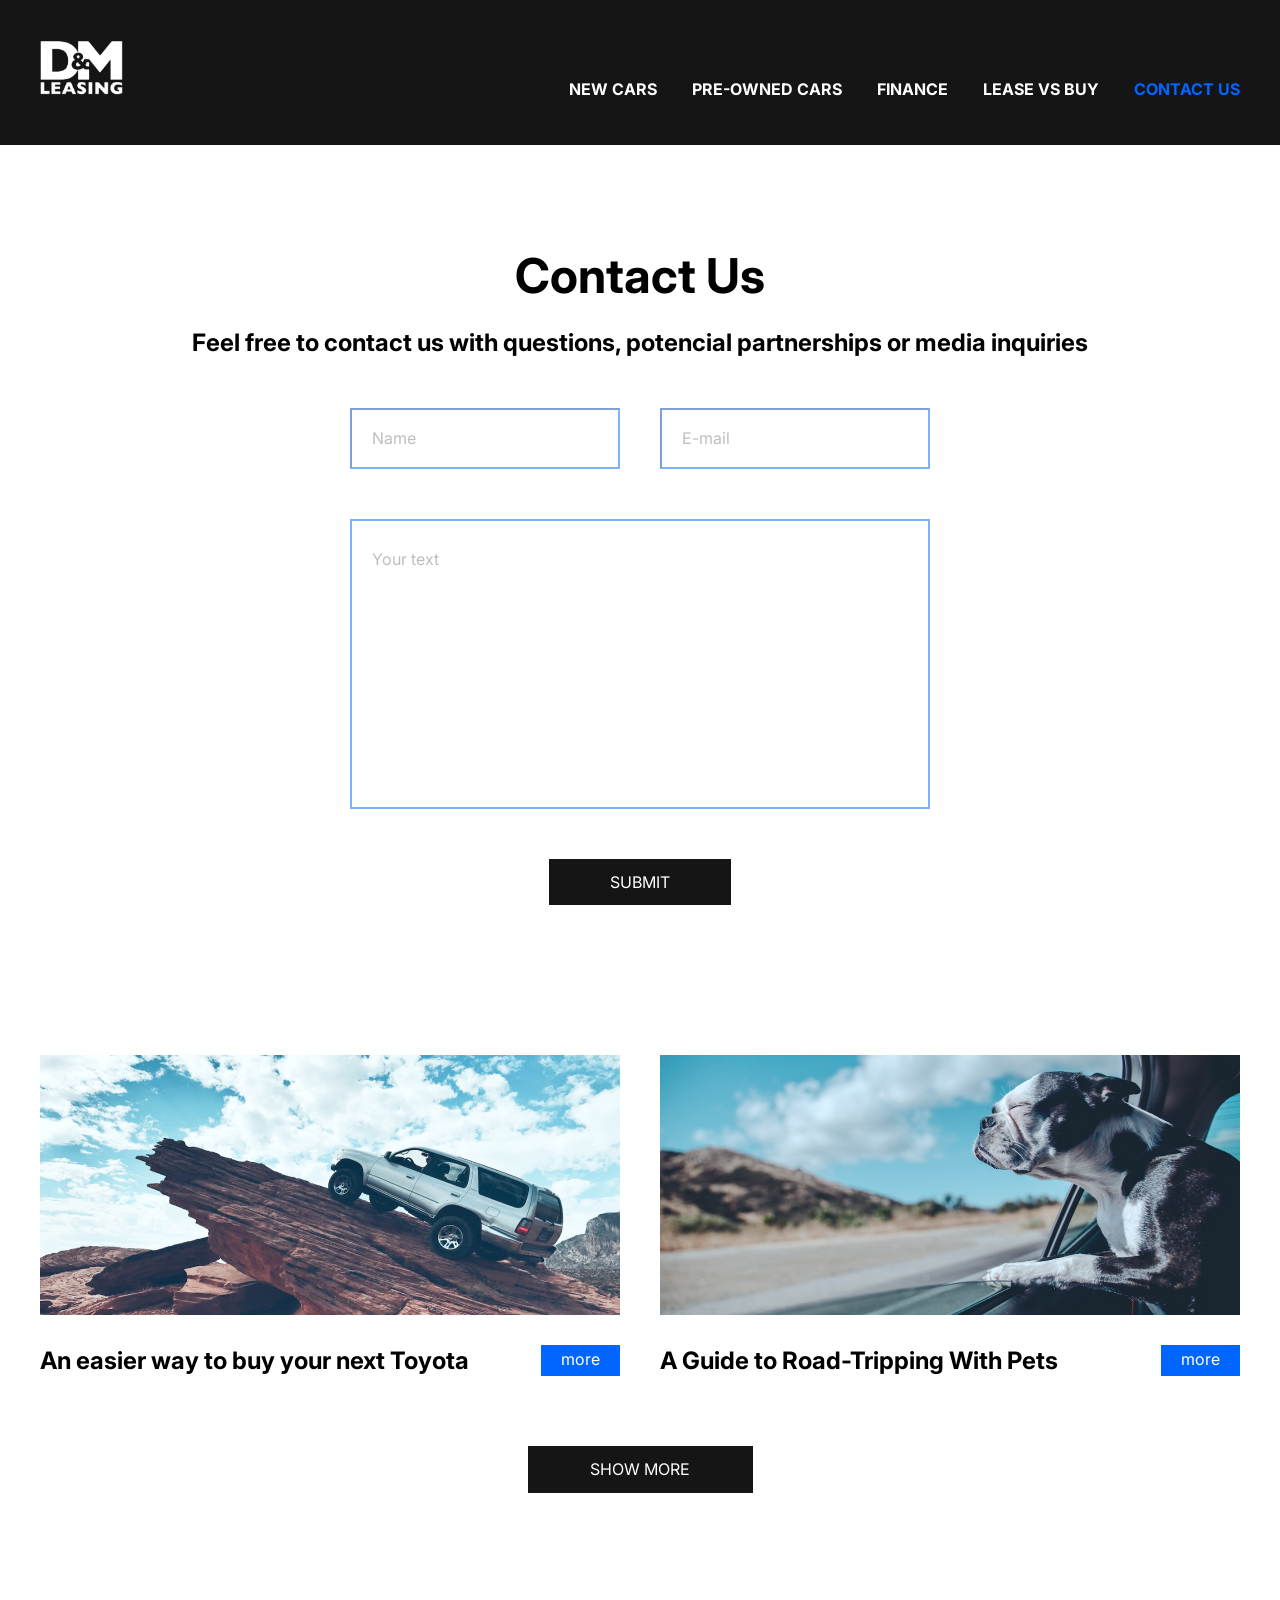
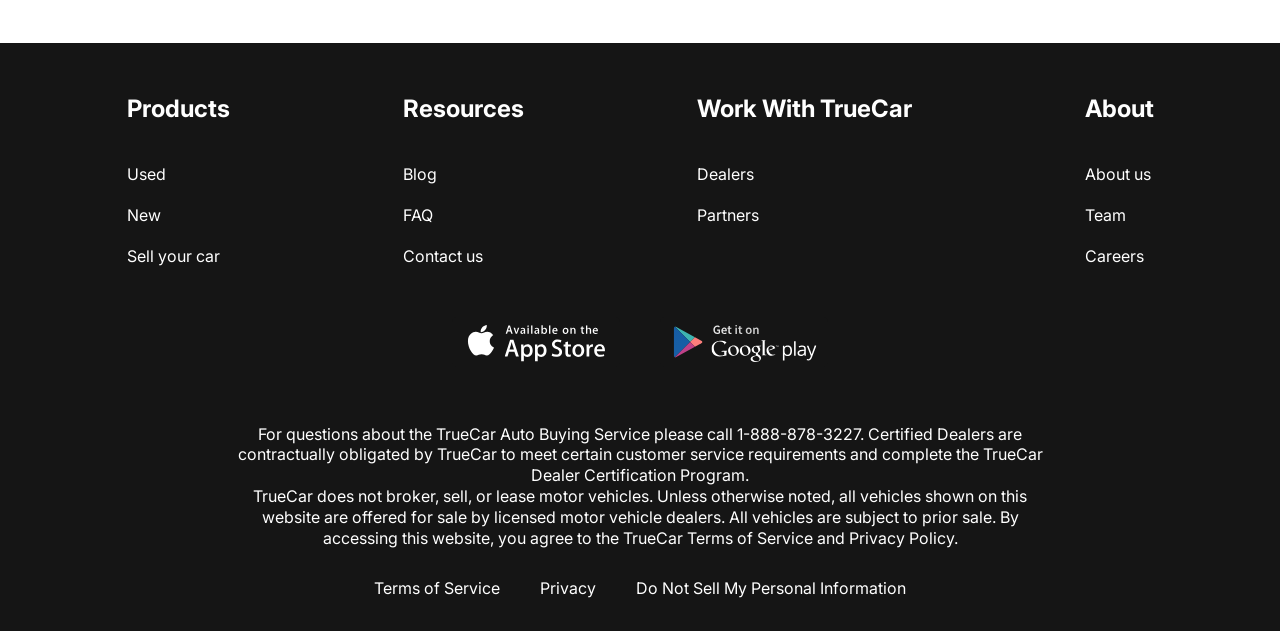
<file: contacts.html>
<!DOCTYPE html>
<html lang="en">

<head>
    <meta charset="UTF-8">
    <meta name="viewport" content="width=device-width, initial-scale=1.0">
    <title>Document</title>
    <link rel="preconnect" href="https://fonts.googleapis.com">
    <link rel="preconnect" href="https://fonts.gstatic.com" crossorigin>
    <link
        href="https://fonts.googleapis.com/css2?family=Inter:ital,opsz,wght@0,14..32,100..900;1,14..32,100..900&display=swap"
        rel="stylesheet">
    <link rel="stylesheet" href="css/style.css">
</head>

<body>

    <div class="wrapper">
        <header class="header">
            <div class="container">
                <div class="header__inner">
                    <a href="index.html" class="logo">
                        <img src="images/logo.svg" alt="" class="logo__img">
                    </a>
                    <nav class="menu">
                        <button class="menu__btn">
                            <span></span>
                            <span></span>
                            <span></span>
                        </button>
                        <ul class="menu__list">
                            <li class="menu__list-item"><a href="new-cars.html" class="menu__list-link">NEW CARS</a>
                            </li>
                            <li class="menu__list-item"><a href="#" class="menu__list-link">PRE-OWNED CARS</a></li>
                            <li class="menu__list-item"><a href="#" class="menu__list-link">FINANCE</a></li>
                            <li class="menu__list-item"><a href="#" class="menu__list-link">LEASE VS BUY</a></li>
                            <li class="menu__list-item"><a href="contacts.html"
                                    class="menu__list-link menu__list-link--active">CONTACT US</a>
                            </li>
                        </ul>
                    </nav>
                </div>
            </div>
        </header>

        <main class="main">
            <section class="contacts">
                <div class="container">
                    <h2 class="section-title contacts__title">Contact Us</h2>
                    <p class="contacts__text">Feel free to contact us with questions, potencial partnerships or media
                        inquiries
                    </p>
                    <form action="#" class="form">
                        <input class="form__input" type="text" placeholder="Name">
                        <input class="form__input" type="text" placeholder="E-mail">
                        <textarea class="form__textarea" placeholder="Your text"></textarea>
                        <button class="form__btn" type="submit">SUBMIT</button>
                    </form>
                </div>
            </section>
            <section class="blog">
                <div class="container">
                    <div class="blog__items">
                        <div class="blog__item">
                            <img src="images/blog-1.jpg" alt="" class="blog__item-img">
                            <h4 class="blog__item-title">An easier way to buy your next Toyota</h4>
                            <a href="#" class="blog__item-link">more</a>
                        </div>
                        <div class="blog__item">
                            <img src="images/blog-2.jpg" alt="" class="blog__item-img">
                            <h4 class="blog__item-title">A Guide to Road-Tripping With Pets</h4>
                            <a href="#" class="blog__item-link">more</a>
                        </div>
                    </div>
                    <a href="#" class="showmore__link">SHOW MORE</a>
                </div>
            </section>
        </main>

        <footer class="footer">
            <div class="container">
                <nav class="footer__menu">
                    <ul class="footer__menu-list">
                        <li class="footer__menu-item">
                            <p class="footer__menu-title">Products</p>
                        </li>
                        <li class="footer__menu-item"><a href="#" class="footer__menu-link">Used</a></li>
                        <li class="footer__menu-item"><a href="#" class="footer__menu-link">New</a></li>
                        <li class="footer__menu-item"><a href="#" class="footer__menu-link">Sell your car</a></li>
                    </ul>
                    <ul class="footer__menu-list">
                        <li class="footer__menu-item">
                            <p class="footer__menu-title">Resources</p>
                        </li>
                        <li class="footer__menu-item"><a href="#" class="footer__menu-link">Blog</a></li>
                        <li class="footer__menu-item"><a href="#" class="footer__menu-link">FAQ</a></li>
                        <li class="footer__menu-item"><a href="#" class="footer__menu-link">Contact us</a></li>
                    </ul>
                    <ul class="footer__menu-list">
                        <li class="footer__menu-item">
                            <p class="footer__menu-title">Work With TrueCar</p>
                        </li>
                        <li class="footer__menu-item"><a href="#" class="footer__menu-link">Dealers</a></li>
                        <li class="footer__menu-item"><a href="#" class="footer__menu-link">Partners</a></li>
                    </ul>
                    <ul class="footer__menu-list">
                        <li class="footer__menu-item">
                            <p class="footer__menu-title">About</p>
                        </li>
                        <li class="footer__menu-item"><a href="#" class="footer__menu-link">About us</a></li>
                        <li class="footer__menu-item"><a href="#" class="footer__menu-link">Team</a></li>
                        <li class="footer__menu-item"><a href="#" class="footer__menu-link">Careers</a></li>
                    </ul>
                </nav>
                <ul class="app">
                    <li class="app__item">
                        <a href="#" class="app__item-link">
                            <img class="app__item-img" src="images/appstore.svg" alt="">
                        </a>
                    </li>
                    <li class="app__item">
                        <a href="#" class="app__item-link">
                            <img class="app__item-img" src="images/googleplay.svg" alt="">
                        </a>
                    </li>
                </ul>
                <div class="footer__copy">
                    <p class="footer__copy-text">
                        For questions about the TrueCar Auto Buying Service please call 1-888-878-3227.
                        Certified Dealers are contractually obligated by TrueCar to meet certain customer service
                        requirements and complete the TrueCar Dealer Certification Program.
                    </p>
                    <p class="footer__copy-text">
                        TrueCar does not broker, sell, or lease motor vehicles. Unless otherwise noted, all vehicles
                        shown on this website are offered for sale by licensed motor vehicle dealers. All vehicles are
                        subject to prior sale. By accessing this website, you agree to the TrueCar Terms of Service and
                        Privacy Policy.
                    </p>
                </div>
                <nav class="copy__nav">
                    <ul class="copy__nav-list">
                        <li class="copy__nav-item"><a href="#" class="copy__nav-link">Terms of Service</a></li>
                        <li class="copy__nav-item"><a href="#" class="copy__nav-link">Privacy</a></li>
                        <li class="copy__nav-item"><a href="#" class="copy__nav-link">Do Not Sell My Personal
                                Information</a></li>
                    </ul>
                </nav>
            </div>
        </footer>
    </div>
    <script src="js/main.js"></script>
</body>

</html>
</file>
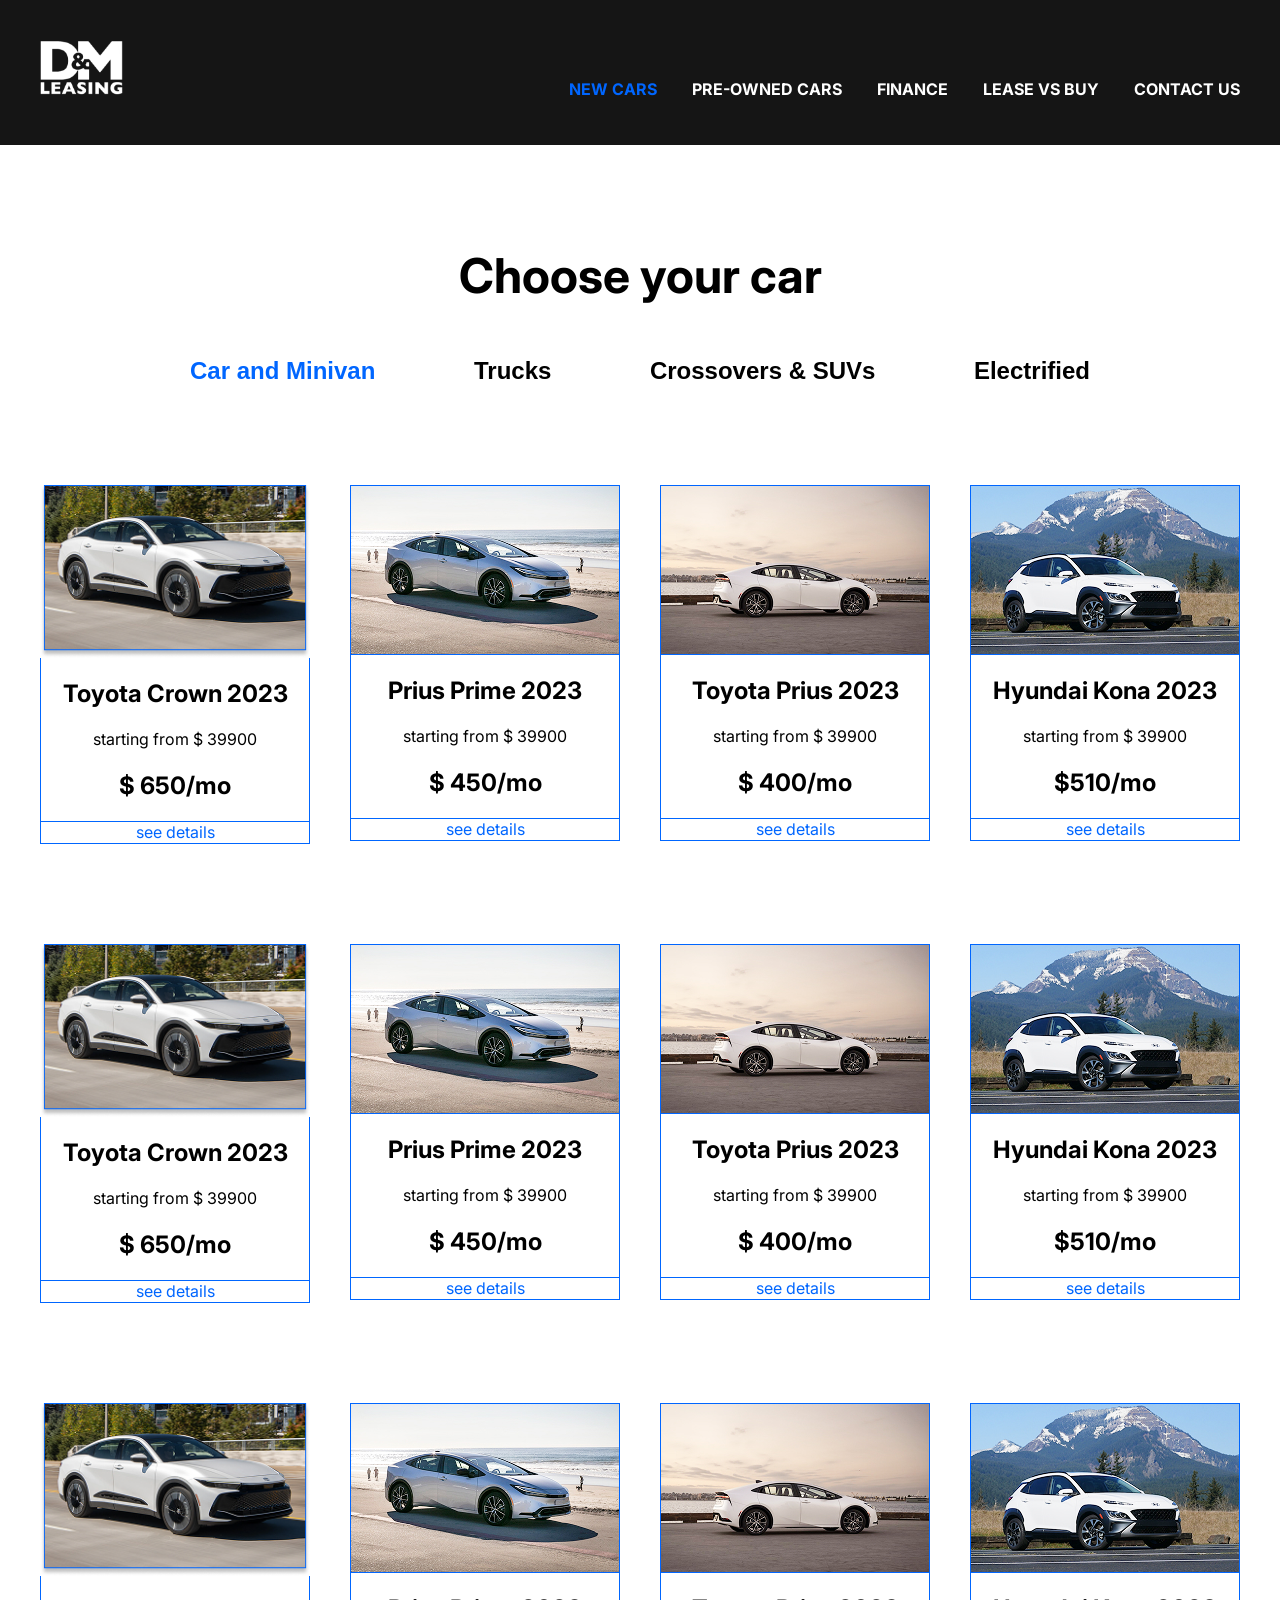
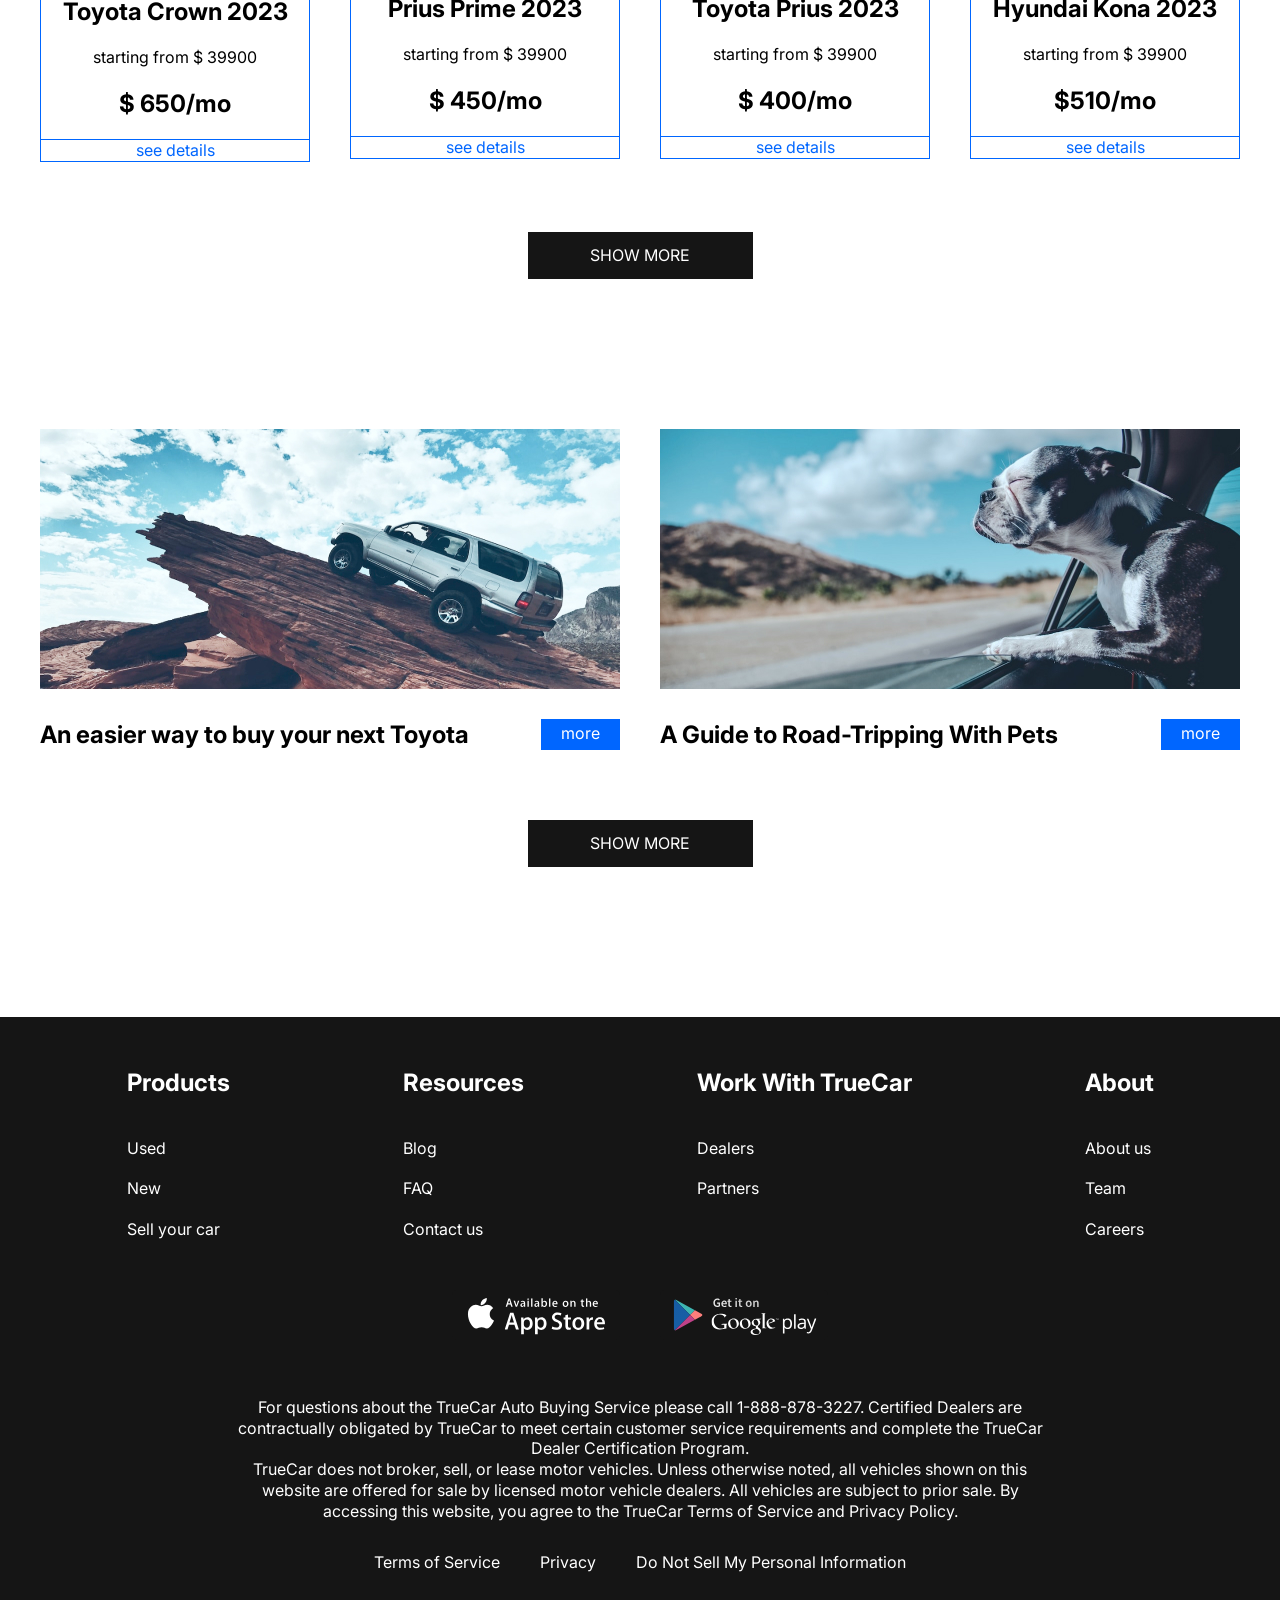
<file: new-cars.html>
<!DOCTYPE html>
<html lang="en">

<head>
    <meta charset="UTF-8">
    <meta name="viewport" content="width=device-width, initial-scale=1.0">
    <title>Document</title>
    <link rel="preconnect" href="https://fonts.googleapis.com">
    <link rel="preconnect" href="https://fonts.gstatic.com" crossorigin>
    <link
        href="https://fonts.googleapis.com/css2?family=Inter:ital,opsz,wght@0,14..32,100..900;1,14..32,100..900&display=swap"
        rel="stylesheet">
    <link rel="stylesheet" href="css/style.css">
</head>

<body>

    <div class="wrapper">
        <header class="header">
            <div class="container">
                <div class="header__inner">
                    <a href="index.html" class="logo">
                        <img src="images/logo.svg" alt="" class="logo__img">
                    </a>
                    <nav class="menu">
                        <button class="menu__btn">
                            <span></span>
                            <span></span>
                            <span></span>
                        </button>
                        <ul class="menu__list">
                            <li class="menu__list-item"><a href="new-cars.html"
                                    class="menu__list-link menu__list-link--active">NEW CARS</a>
                            </li>
                            <li class="menu__list-item"><a href="#" class="menu__list-link">PRE-OWNED CARS</a></li>
                            <li class="menu__list-item"><a href="#" class="menu__list-link">FINANCE</a></li>
                            <li class="menu__list-item"><a href="#" class="menu__list-link">LEASE VS BUY</a></li>
                            <li class="menu__list-item"><a href="contacts.html" class="menu__list-link">CONTACT US</a>
                            </li>
                        </ul>
                    </nav>
                </div>
            </div>
        </header>
        <main class="main">
            <section class="choose">
                <div class="container">
                    <h2 class="section-title">Choose your car</h2>
                    <div class="tabs">
                        <div class="tabs__btn">
                            <button class="tabs__btn-item tabs__btn-item--active" data-button="content-1">Car and
                                Minivan</button>
                            <button class="tabs__btn-item" data-button="content-2">Trucks</button>
                            <button class="tabs__btn-item" data-button="content-3">Crossovers & SUVs</button>
                            <button class="tabs__btn-item" data-button="content-4">Electrified</button>
                        </div>
                        <div class="tabs__content">
                            <div class="tabs__content-item tabs__content-item--active" id="content-1">
                                <div class="card">
                                    <img src="images/card-1.jpg" alt="" class="card-img">
                                    <div class="card__content">
                                        <h4 class="card__title">Toyota Crown 2023</h4>
                                        <p class="card__text">starting from $ 39900</p>
                                        <p class="card__price">$ 650/mo</p>
                                    </div>
                                    <a href="#" class="card__link">see details</a>
                                </div>
                                <div class="card">
                                    <img src="images/card-2.jpg" alt="" class="card-img">
                                    <div class="card__content">
                                        <h4 class="card__title">Prius Prime 2023</h4>
                                        <p class="card__text">starting from $ 39900</p>
                                        <p class="card__price"> $ 450/mo</p>
                                    </div>
                                    <a href="#" class="card__link">see details</a>
                                </div>
                                <div class="card">
                                    <img src="images/card-3.jpg" alt="" class="card-img">
                                    <div class="card__content">
                                        <h4 class="card__title">Toyota Prius 2023</h4>
                                        <p class="card__text">starting from $ 39900</p>
                                        <p class="card__price"> $ 400/mo</p>
                                    </div>
                                    <a href="#" class="card__link">see details</a>
                                </div>
                                <div class="card">
                                    <img src="images/card-4.jpg" alt="" class="card-img">
                                    <div class="card__content">
                                        <h4 class="card__title">Hyundai Kona 2023</h4>
                                        <p class="card__text">starting from $ 39900</p>
                                        <p class="card__price">$510/mo</p>
                                    </div>
                                    <a href="#" class="card__link">see details</a>
                                </div>
                                <div class="card">
                                    <img src="images/card-1.jpg" alt="" class="card-img">
                                    <div class="card__content">
                                        <h4 class="card__title">Toyota Crown 2023</h4>
                                        <p class="card__text">starting from $ 39900</p>
                                        <p class="card__price">$ 650/mo</p>
                                    </div>
                                    <a href="#" class="card__link">see details</a>
                                </div>
                                <div class="card">
                                    <img src="images/card-2.jpg" alt="" class="card-img">
                                    <div class="card__content">
                                        <h4 class="card__title">Prius Prime 2023</h4>
                                        <p class="card__text">starting from $ 39900</p>
                                        <p class="card__price"> $ 450/mo</p>
                                    </div>
                                    <a href="#" class="card__link">see details</a>
                                </div>
                                <div class="card">
                                    <img src="images/card-3.jpg" alt="" class="card-img">
                                    <div class="card__content">
                                        <h4 class="card__title">Toyota Prius 2023</h4>
                                        <p class="card__text">starting from $ 39900</p>
                                        <p class="card__price"> $ 400/mo</p>
                                    </div>
                                    <a href="#" class="card__link">see details</a>
                                </div>
                                <div class="card">
                                    <img src="images/card-4.jpg" alt="" class="card-img">
                                    <div class="card__content">
                                        <h4 class="card__title">Hyundai Kona 2023</h4>
                                        <p class="card__text">starting from $ 39900</p>
                                        <p class="card__price">$510/mo</p>
                                    </div>
                                    <a href="#" class="card__link">see details</a>
                                </div>
                                <div class="card">
                                    <img src="images/card-1.jpg" alt="" class="card-img">
                                    <div class="card__content">
                                        <h4 class="card__title">Toyota Crown 2023</h4>
                                        <p class="card__text">starting from $ 39900</p>
                                        <p class="card__price">$ 650/mo</p>
                                    </div>
                                    <a href="#" class="card__link">see details</a>
                                </div>
                                <div class="card">
                                    <img src="images/card-2.jpg" alt="" class="card-img">
                                    <div class="card__content">
                                        <h4 class="card__title">Prius Prime 2023</h4>
                                        <p class="card__text">starting from $ 39900</p>
                                        <p class="card__price"> $ 450/mo</p>
                                    </div>
                                    <a href="#" class="card__link">see details</a>
                                </div>
                                <div class="card">
                                    <img src="images/card-3.jpg" alt="" class="card-img">
                                    <div class="card__content">
                                        <h4 class="card__title">Toyota Prius 2023</h4>
                                        <p class="card__text">starting from $ 39900</p>
                                        <p class="card__price"> $ 400/mo</p>
                                    </div>
                                    <a href="#" class="card__link">see details</a>
                                </div>
                                <div class="card">
                                    <img src="images/card-4.jpg" alt="" class="card-img">
                                    <div class="card__content">
                                        <h4 class="card__title">Hyundai Kona 2023</h4>
                                        <p class="card__text">starting from $ 39900</p>
                                        <p class="card__price">$510/mo</p>
                                    </div>
                                    <a href="#" class="card__link">see details</a>
                                </div>
                            </div>
                            <div class="tabs__content-item" id="content-2">
                                <div class="card">
                                    <img src="images/card-1.jpg" alt="" class="card-img">
                                    <div class="card__content">
                                        <h4 class="card__title">Toyota Crown 2023</h4>
                                        <p class="card__text">starting from $ 39900</p>
                                        <p class="card__price">$ 650/mo</p>
                                    </div>
                                    <a href="#" class="card__link">see details</a>
                                </div>
                                <div class="card">
                                    <img src="images/card-2.jpg" alt="" class="card-img">
                                    <div class="card__content">
                                        <h4 class="card__title">Prius Prime 2023</h4>
                                        <p class="card__text">starting from $ 39900</p>
                                        <p class="card__price"> $ 450/mo</p>
                                    </div>
                                    <a href="#" class="card__link">see details</a>
                                </div>
                                <div class="card">
                                    <img src="images/card-3.jpg" alt="" class="card-img">
                                    <div class="card__content">
                                        <h4 class="card__title">Toyota Prius 2023</h4>
                                        <p class="card__text">starting from $ 39900</p>
                                        <p class="card__price"> $ 400/mo</p>
                                    </div>
                                    <a href="#" class="card__link">see details</a>
                                </div>
                                <div class="card">
                                    <img src="images/card-4.jpg" alt="" class="card-img">
                                    <div class="card__content">
                                        <h4 class="card__title">Hyundai Kona 2023</h4>
                                        <p class="card__text">starting from $ 39900</p>
                                        <p class="card__price">$510/mo</p>
                                    </div>
                                    <a href="#" class="card__link">see details</a>
                                </div>
                            </div>
                            <div class="tabs__content-item" id="content-3">
                                <div class="card">
                                    <img src="images/card-1.jpg" alt="" class="card-img">
                                    <div class="card__content">
                                        <h4 class="card__title">Toyota Crown 2023</h4>
                                        <p class="card__text">starting from $ 39900</p>
                                        <p class="card__price">$ 650/mo</p>
                                    </div>
                                    <a href="#" class="card__link">see details</a>
                                </div>
                                <div class="card">
                                    <img src="images/card-2.jpg" alt="" class="card-img">
                                    <div class="card__content">
                                        <h4 class="card__title">Prius Prime 2023</h4>
                                        <p class="card__text">starting from $ 39900</p>
                                        <p class="card__price"> $ 450/mo</p>
                                    </div>
                                    <a href="#" class="card__link">see details</a>
                                </div>
                                <div class="card">
                                    <img src="images/card-3.jpg" alt="" class="card-img">
                                    <div class="card__content">
                                        <h4 class="card__title">Toyota Prius 2023</h4>
                                        <p class="card__text">starting from $ 39900</p>
                                        <p class="card__price"> $ 400/mo</p>
                                    </div>
                                    <a href="#" class="card__link">see details</a>
                                </div>
                                <div class="card">
                                    <img src="images/card-4.jpg" alt="" class="card-img">
                                    <div class="card__content">
                                        <h4 class="card__title">Hyundai Kona 2023</h4>
                                        <p class="card__text">starting from $ 39900</p>
                                        <p class="card__price">$510/mo</p>
                                    </div>
                                    <a href="#" class="card__link">see details</a>
                                </div>
                                <div class="card">
                                    <img src="images/card-1.jpg" alt="" class="card-img">
                                    <div class="card__content">
                                        <h4 class="card__title">Toyota Crown 2023</h4>
                                        <p class="card__text">starting from $ 39900</p>
                                        <p class="card__price">$ 650/mo</p>
                                    </div>
                                    <a href="#" class="card__link">see details</a>
                                </div>
                                <div class="card">
                                    <img src="images/card-2.jpg" alt="" class="card-img">
                                    <div class="card__content">
                                        <h4 class="card__title">Prius Prime 2023</h4>
                                        <p class="card__text">starting from $ 39900</p>
                                        <p class="card__price"> $ 450/mo</p>
                                    </div>
                                    <a href="#" class="card__link">see details</a>
                                </div>
                                <div class="card">
                                    <img src="images/card-3.jpg" alt="" class="card-img">
                                    <div class="card__content">
                                        <h4 class="card__title">Toyota Prius 2023</h4>
                                        <p class="card__text">starting from $ 39900</p>
                                        <p class="card__price"> $ 400/mo</p>
                                    </div>
                                    <a href="#" class="card__link">see details</a>
                                </div>
                                <div class="card">
                                    <img src="images/card-4.jpg" alt="" class="card-img">
                                    <div class="card__content">
                                        <h4 class="card__title">Hyundai Kona 2023</h4>
                                        <p class="card__text">starting from $ 39900</p>
                                        <p class="card__price">$510/mo</p>
                                    </div>
                                    <a href="#" class="card__link">see details</a>
                                </div>
                            </div>
                            <div class="tabs__content-item" id="content-4">
                                <div class="card">
                                    <img src="images/card-1.jpg" alt="" class="card-img">
                                    <div class="card__content">
                                        <h4 class="card__title">Toyota Crown 2023</h4>
                                        <p class="card__text">starting from $ 39900</p>
                                        <p class="card__price">$ 650/mo</p>
                                    </div>
                                    <a href="#" class="card__link">see details</a>
                                </div>
                                <div class="card">
                                    <img src="images/card-2.jpg" alt="" class="card-img">
                                    <div class="card__content">
                                        <h4 class="card__title">Prius Prime 2023</h4>
                                        <p class="card__text">starting from $ 39900</p>
                                        <p class="card__price"> $ 450/mo</p>
                                    </div>
                                    <a href="#" class="card__link">see details</a>
                                </div>
                                <div class="card">
                                    <img src="images/card-3.jpg" alt="" class="card-img">
                                    <div class="card__content">
                                        <h4 class="card__title">Toyota Prius 2023</h4>
                                        <p class="card__text">starting from $ 39900</p>
                                        <p class="card__price"> $ 400/mo</p>
                                    </div>
                                    <a href="#" class="card__link">see details</a>
                                </div>
                                <div class="card">
                                    <img src="images/card-4.jpg" alt="" class="card-img">
                                    <div class="card__content">
                                        <h4 class="card__title">Hyundai Kona 2023</h4>
                                        <p class="card__text">starting from $ 39900</p>
                                        <p class="card__price">$510/mo</p>
                                    </div>
                                    <a href="#" class="card__link">see details</a>
                                </div>
                            </div>
                        </div>
                    </div>
                    <a href="#" class="showmore__link">SHOW MORE</a>
                </div>
            </section>
            <section class="blog">
                <div class="container">
                    <div class="blog__items">
                        <div class="blog__item">
                            <img src="images/blog-1.jpg" alt="" class="blog__item-img">
                            <h4 class="blog__item-title">An easier way to buy your next Toyota</h4>
                            <a href="#" class="blog__item-link">more</a>
                        </div>
                        <div class="blog__item">
                            <img src="images/blog-2.jpg" alt="" class="blog__item-img">
                            <h4 class="blog__item-title">A Guide to Road-Tripping With Pets</h4>
                            <a href="#" class="blog__item-link">more</a>
                        </div>
                    </div>
                    <a href="#" class="showmore__link">SHOW MORE</a>
                </div>
            </section>
        </main>
        <footer class="footer">
            <div class="container">
                <nav class="footer__menu">
                    <ul class="footer__menu-list">
                        <li class="footer__menu-item">
                            <p class="footer__menu-title">Products</p>
                        </li>
                        <li class="footer__menu-item"><a href="#" class="footer__menu-link">Used</a></li>
                        <li class="footer__menu-item"><a href="#" class="footer__menu-link">New</a></li>
                        <li class="footer__menu-item"><a href="#" class="footer__menu-link">Sell your car</a></li>
                    </ul>
                    <ul class="footer__menu-list">
                        <li class="footer__menu-item">
                            <p class="footer__menu-title">Resources</p>
                        </li>
                        <li class="footer__menu-item"><a href="#" class="footer__menu-link">Blog</a></li>
                        <li class="footer__menu-item"><a href="#" class="footer__menu-link">FAQ</a></li>
                        <li class="footer__menu-item"><a href="#" class="footer__menu-link">Contact us</a></li>
                    </ul>
                    <ul class="footer__menu-list">
                        <li class="footer__menu-item">
                            <p class="footer__menu-title">Work With TrueCar</p>
                        </li>
                        <li class="footer__menu-item"><a href="#" class="footer__menu-link">Dealers</a></li>
                        <li class="footer__menu-item"><a href="#" class="footer__menu-link">Partners</a></li>
                    </ul>
                    <ul class="footer__menu-list">
                        <li class="footer__menu-item">
                            <p class="footer__menu-title">About</p>
                        </li>
                        <li class="footer__menu-item"><a href="#" class="footer__menu-link">About us</a></li>
                        <li class="footer__menu-item"><a href="#" class="footer__menu-link">Team</a></li>
                        <li class="footer__menu-item"><a href="#" class="footer__menu-link">Careers</a></li>
                    </ul>
                </nav>
                <ul class="app">
                    <li class="app__item">
                        <a href="#" class="app__item-link">
                            <img class="app__item-img" src="images/appstore.svg" alt="">
                        </a>
                    </li>
                    <li class="app__item">
                        <a href="#" class="app__item-link">
                            <img class="app__item-img" src="images/googleplay.svg" alt="">
                        </a>
                    </li>
                </ul>
                <div class="footer__copy">
                    <p class="footer__copy-text">
                        For questions about the TrueCar Auto Buying Service please call 1-888-878-3227.
                        Certified Dealers are contractually obligated by TrueCar to meet certain customer service
                        requirements and complete the TrueCar Dealer Certification Program.
                    </p>
                    <p class="footer__copy-text">
                        TrueCar does not broker, sell, or lease motor vehicles. Unless otherwise noted, all vehicles
                        shown on this website are offered for sale by licensed motor vehicle dealers. All vehicles are
                        subject to prior sale. By accessing this website, you agree to the TrueCar Terms of Service and
                        Privacy Policy.
                    </p>
                </div>
                <nav class="copy__nav">
                    <ul class="copy__nav-list">
                        <li class="copy__nav-item"><a href="#" class="copy__nav-link">Terms of Service</a></li>
                        <li class="copy__nav-item"><a href="#" class="copy__nav-link">Privacy</a></li>
                        <li class="copy__nav-item"><a href="#" class="copy__nav-link">Do Not Sell My Personal
                                Information</a></li>
                    </ul>
                </nav>
            </div>
        </footer>
    </div>

    <script src="js/main.js"></script>
</body>

</html>
</file>
<file: css/style.css>
html {
    box-sizing: border-box;
}

*,
*::after,
*::before {
    box-sizing: inherit;
    margin: 0;
    padding: 0;
}

ul {
    list-style: none;
}

a {
    text-decoration: none;
    color: inherit;
}

html,
body {
    height: 100%;
}

.section-title {
    margin-bottom: 50px;
    font-size: 48px;
    font-weight: 700;
    text-align: center;
}

.wrapper {
    min-height: 100%;
    display: flex;
    flex-direction: column;
}

.container {
    max-width: 1220px;
    margin: 0 auto;
    padding: 0 10px;
}

body {
    font-family: "Inter", sans-serif;
    font-size: 16px;
    font-weight: 400;
    line-height: 1.3;
}

.header {
    background-color: #151515;
}

.header-main {
    background-color: transparent;
    position: absolute;
    z-index: 10;
    left: 0;
    right: 0;
}

.header__inner {
    padding-top: 40px;
    padding-bottom: 45px;
    display: flex;
    justify-content: space-between;
    align-items: flex-end;
}

.menu__list {
    display: flex;
    gap: 35px;
}

.menu__list-link {
    color: #fff;
    text-transform: uppercase;
    font-weight: 700;
}

.menu__list-link--active {
    color: #0066FF;
}



.footer {
    background-color: #151515;
    padding: 50px 0 32px;
    color: #fff;
}

.footer__menu {
    display: flex;
    justify-content: space-around;
    margin-bottom: 50px;
}

.footer__menu-title {
    font-size: 24px;
    font-weight: 700;
    padding-bottom: 20px;
}

.footer__menu-list {
    max-width: 250px;
}

.footer__menu-item+.footer__menu-item {
    padding-top: 20px;
}

.app {
    display: flex;
    justify-content: center;
    gap: 40px;
    margin-bottom: 52px;
}

.footer__copy {
    max-width: 806px;
    margin: 0 auto 30px;
    text-align: center;
}

.copy__nav-list {
    display: flex;
    justify-content: center;
    gap: 40px;
}

.main {
    flex-grow: 1;
}

.top {
    color: #fff;
    text-align: center;
    padding-top: 250px;
    padding-bottom: 50px;
    position: absolute;
    z-index: 5;
    left: 0;
    right: 0;
}

.title {
    padding: 40px;
    font-size: 96px;
    font-weight: 700;
}

.top__link {
    background-color: #151515;
    padding: 23px;
    max-width: 430px;
    width: 100%;
    display: inline-block;
    text-transform: uppercase;
    font-size: 36px;
    font-weight: 700;
}

.swiper::after {
    content: '';
    background: rgba(21, 21, 21, .3);
    position: absolute;
    z-index: 5;
    left: 0;
    right: 0;
    bottom: 0;
    top: 0;
}

.swiper-wrapper {}

.swiper-slide {
    background-repeat: no-repeat;
    background-size: cover;
    background-position: center;
    height: 100vh;
}

.swiper-pagination-bullet {
    width: 120px;
    height: 3px;
    background-color: #151515;
    border-radius: 0;
    opacity: 1;
    margin: 0 15px !important;
}

.swiper-pagination-bullet-active {
    height: 6px;
    background-color: #fff;

}

.swiper-pagination-bullets.swiper-pagination-horizontal {
    bottom: 50px;
}

.why-lease {
    padding: 150px 0;
}

.why-lease__list {
    display: grid;
    grid-template-columns: repeat(4, 1fr);
    gap: 40px;
    text-align: center;
}

.why-lease__item-img {
    margin-bottom: 30px;
}

.why-lease__item-title {
    margin-bottom: 30px;
    font-size: 24px;
    font-weight: 700;
}

.why-lease__item-text {
    text-align: left;
}

.how-does {
    padding-bottom: 150px;
}

.how-does__inner {
    max-width: 600px;
    margin: 0 auto;
}

.how-does__title {
    font-size: 24px;
    font-weight: 700;
    font-stretch: 50px;
}

.how-does__text {
    margin-bottom: 50px;
}

.how-does__list {
    padding: 50px 0 70px;
    counter-reset: myCounter;
}

.how-does__item {
    list-style-type: none;
    width: 270px;
    position: relative;
    margin-left: auto;
    box-sizing: content-box;
    padding: 19px 0 19px 240px;
    min-height: 63px;
}

.how-does__item+.how-does__item {
    margin-top: 40px;
}

.how-does__item::before {
    counter-increment: myCounter;
    content: counter(myCounter);
    display: flex;
    justify-content: center;
    align-items: center;
    background-color: red;
    font-size: 48px;
    font-weight: 700;
    background-color: #0066FF;
    width: 100px;
    height: 100px;
    border-radius: 50%;
    color: #fff;
    position: absolute;
    left: 0;
    top: 0;
}

.video {
    padding-bottom: 150px;
}

.video__title {
    margin-bottom: 20px;
}

.video__text {
    font-size: 24px;
    font-weight: 700;
    margin-bottom: 50px;
    text-align: center;
}

.video__content {
    display: block;
    margin: 0 auto;
}

.important {
    padding-bottom: 150px;
}

.important__title {
    margin-bottom: 20px;
}

.important__text {
    min-width: 580px;
    margin: 0 auto 50px;
}

.important__list {
    display: grid;
    grid-template-columns: repeat(4, 1fr);
}

.important__item-img {
    margin-bottom: 20px;
}

.contacts {
    padding: 100px 0 150px;
}

.contacts__title {
    margin-bottom: 20px;
}

.contacts__text {
    text-align: center;
    font-size: 24px;
    font-weight: 700;
    margin-bottom: 50px;
    padding-bottom: 0 100px;
}

form {
    max-width: 580px;
    margin: 0 auto;
    display: flex;
    justify-content: space-between;
    flex-wrap: wrap;
}

.form__input {
    width: 270px;
    padding: 18px 20px;
    display: inline-block;
    border-color: #0066FF;
    margin-bottom: 50px;
    font-family: "Inter", sans-serif;
    font-size: 16px;
    font-weight: 400;
    line-height: 1.3;
    color: #000;
    opacity: 0.5;
}

.form__input::placeholder,
.form__textarea::placeholder {
    font-family: "Inter", sans-serif;
    font-size: 16px;
    font-weight: 400;
    line-height: 1.3;
    color: #000;
    opacity: 0.5;
}

.form__textarea {
    width: 100%;
    resize: none;
    padding: 28px 20px;
    height: 290px;
    font-family: "Inter", sans-serif;
    font-size: 16px;
    font-weight: 400;
    line-height: 1.3;
    color: #000;
    opacity: 0.5;
    margin-bottom: 50px;
    border: 2px solid #0066FF;
}

.form__btn {
    text-transform: uppercase;
    color: #fff;
    background-color: #151515;
    font-family: "Inter", sans-serif;
    font-size: 16px;
    font-weight: 400;
    padding: 13px 61px;
    margin: 0 auto;
    border: none;
}

.blog {
    padding-bottom: 150px;
}

.blog__items {
    display: grid;
    grid-template-columns: repeat(2, 1fr);
    gap: 40px;
}

.blog__item {
    display: flex;
    justify-content: space-between;
    flex-wrap: wrap;
    margin-bottom: 70px;
}

.blog__item-img {
    margin-bottom: 30px;
    width: 100%;
}

.blog__item-title {
    flex-basis: 446px;
    font-size: 24px;
    font-weight: 700;
}

.blog__item-link {
    color: #fff;
    background-color: #0066FF;
    padding: 4px 20px;
}

.showmore__link {
    text-transform: uppercase;
    background-color: #151515;
    padding: 13px;
    color: #fff;
    width: 225px;
    margin: 0 auto;
    text-align: center;
    display: block;
}

.choose {
    padding: 100px 0 150px;
}

.tabs {
    margin-bottom: -30px;
}

.tabs__btn {
    padding: 0 150px 100px;
    display: flex;
    justify-content: space-between;
    gap: 80px;
}

.tabs__btn-item {
    font-size: 24px;
    font-weight: 700;
    cursor: pointer;
    border: none;
    background-color: transparent;
    padding: 0;
}

.tabs__btn-item--active {
    color: #0066FF;
}

.tabs__content-item {
    display: none;
    grid-template-columns: repeat(4, 1fr);
    gap: 100px 40px;
    margin-bottom: 100px;
}

.tabs__content-item.tabs__content-item--active {
    display: grid;
}

.card {
    text-align: center;
}

.card__content {
    padding: 0 5px;
    border: 1px solid #0066FF;
    border-top: 0;
}

.card-img {
    display: block;
}

.card__title {
    padding-top: 20px;
    font-size: 24px;
    font-weight: 700;
    margin-bottom: 20px;
}

.card__text {
    margin-bottom: 20px;
}

.card__price {
    margin-bottom: 20px;
    font-size: 24px;
    font-weight: 700;
}

.card__link {
    display: block;
    color: #0066FF;
    border: 1px solid #0066FF;
    border-top: 0;
}

.menu__btn {
    width: 30px;
    height: 21px;
    display: flex;
    flex-direction: column;
    justify-content: space-between;
    padding: 0;
    border: none;
    background-color: transparent;
    cursor: pointer;
    display: none;
}

.menu__btn span {
    height: 3px;
    background-color: #fff;
    width: 100%;
}

.card-img {
    width: 100%;
}



@media (max-width: 1180px) {

    .menu__btn {
        display: flex;
    }

    .menu__btn,
    .logo {
        position: relative;
        z-index: 10;
    }

    .menu__list {
        position: absolute;
        z-index: 5;
        background-color: #151515;
        flex-direction: column;
        align-items: center;
        padding-top: 200px;
        height: 100vh;
        top: 0;
        left: 0;
        right: 0;
        bottom: 0;
        transform: translateY(-100%);
        transition: transform .3s ease;
    }

    .menu__list.menu__list--active {
        transform: translateY(0);
    }

    .important__list {
        gap: 30px 20px;
    }

    .important__item-img {
        width: 100%;
    }

    .tabs__content-item {
        grid-template-columns: repeat(3, 1fr);
    }
}

@media (max-width: 1040px) {

    .video__content {
        width: 100%;
    }

    .tabs__btn {
        padding: 0 0 50px;
        gap: 20px;
    }
}

@media (max-width: 860px) {

    .why-lease__list {
        grid-template-columns: repeat(2, 1fr);
        gap: 20px;
    }

    .important__list {
        grid-template-columns: repeat(2, 1fr);
    }

    .tabs__content-item {
        grid-template-columns: repeat(2, 1fr);
    }
}

@media (max-width: 768px) {

    .title {
        font-size: 70px;
    }

    .top__link {
        font-size: 28px;
        min-width: 360px;
        padding: 16px;
    }

    .swiper-pagination-bullet {
        width: 60px;
    }

    .swiper-pagination-bullet-active {
        height: 4px;
    }

    .video__content {
        height: 400px;
    }

    .footer__menu {
        display: grid;
        grid-template-columns: repeat(2, 1fr);
        gap: 40px;
    }
}

@media (max-width: 650px) {

    .tabs__content-item {
        grid-template-columns: repeat(1, 1fr);
    }

    .tabs__btn-item {
        font-size: 18px;
    }

    .blog__items {
        grid-template-columns: repeat(1, 1fr);
    }

    .contacts {
        padding: 50px 0;
    }

    .form__input {
        width: 100%;
        margin-bottom: 30px;
    }

    .contacts__text {
        padding: 0;
    }
}

@media (max-width: 540px) {

    .title {
        font-size: 60px;
    }

    .top__link {
        font-size: 24px;
        max-width: 310px;
    }

    .swiper-pagination-bullets.swiper-pagination-horizontal {
        margin: 0 10px;
    }

    .swiper-pagination-bullet {
        width: 35px;
    }

    .why-lease {
        padding: 50px 0;
    }

    .why-lease__list {
        grid-template-columns: repeat(1, 1fr);
    }

    .section-title {
        font-size: 34px;
    }

    .how-does__item {
        padding: 65px 0 19px 0;
        margin-right: auto;
    }

    .how-does__item::before {
        right: 0;
        margin: 0 auto;
        width: 50px;
        height: 50px;
        font-size: 32px;
    }

    .how-does__list {
        padding: 30px 40px;
    }

    .how-does {
        padding-bottom: 50px;
    }

    .video__content {
        height: 200px;
    }

    .video {
        padding-bottom: 50px;
    }

    .important__list {
        grid-template-columns: repeat(1, 1fr);
    }

    .app,
    .copy__nav-list {
        flex-direction: column;
        align-items: center;
        gap: 20px;
    }

    .tabs__btn {
        flex-direction: column;
    }

    .blog__item-title {
        margin-bottom: 10px;
    }

    .blog__item-link {
        margin-left: auto;
    }

    .choose {
        padding: 50px auto;
    }

    .tabs__content-item {
        gap: 40px;
    }

    .blog {
        padding-bottom: 50px;
    }
}
</file>
